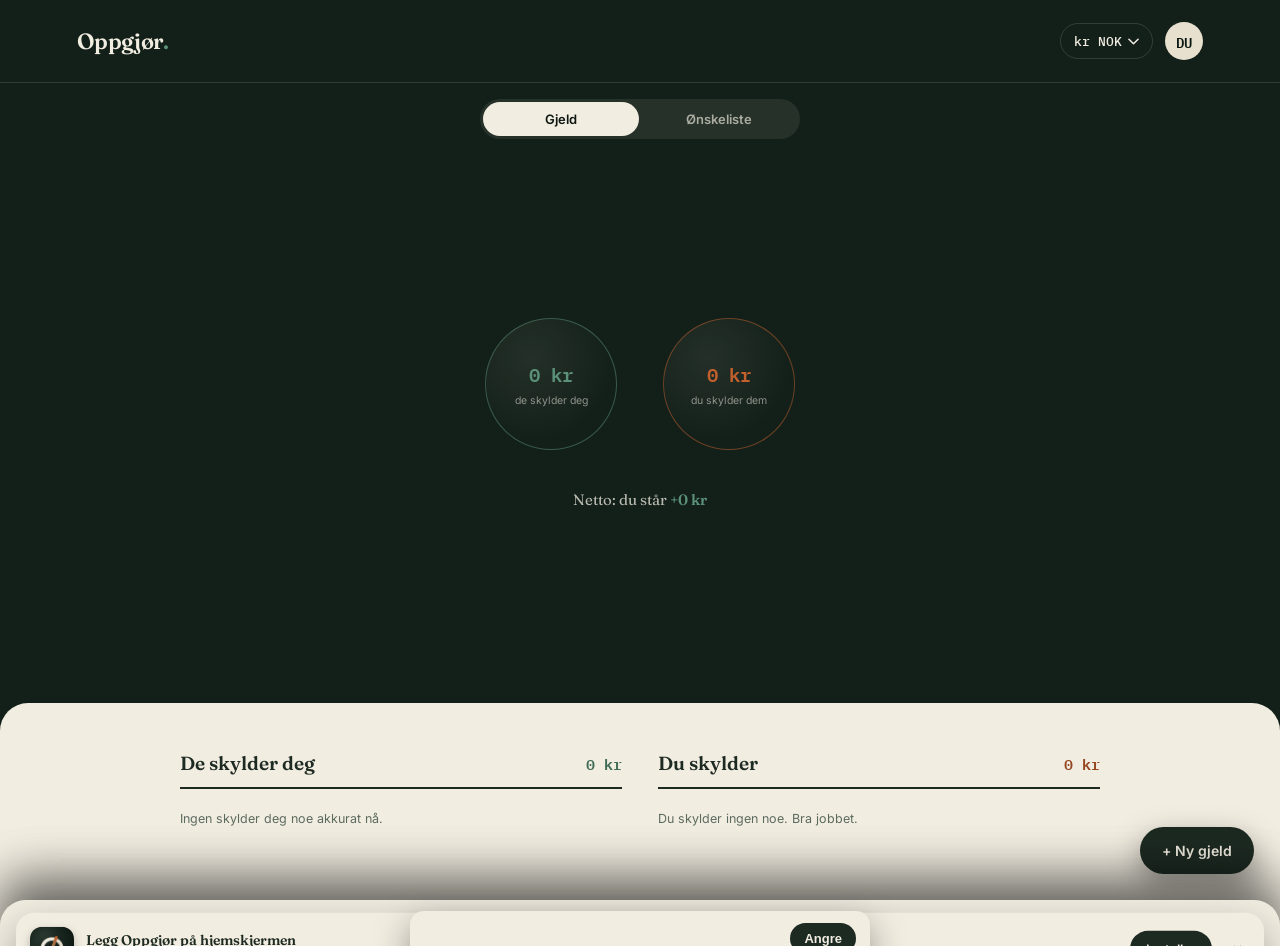
<file: web/index.html>
<!DOCTYPE html>
<html lang="no">
<head>
<meta charset="UTF-8">
<meta name="viewport" content="width=device-width, initial-scale=1.0, viewport-fit=cover">
<title>Oppgjør</title>
<meta name="description" content="Hold styr på hvem som skylder deg, og hvem du skylder.">

<meta name="theme-color" content="#132019">
<link rel="icon" href="icons/icon-192.png">
<link rel="apple-touch-icon" href="icons/icon-180.png">
<meta name="apple-mobile-web-app-capable" content="yes">
<meta name="apple-mobile-web-app-status-bar-style" content="black-translucent">
<meta name="apple-mobile-web-app-title" content="Oppgjør">

<link rel="stylesheet" href="fonts.css">
<link rel="stylesheet" href="style.css">
</head>
<body>

  <header class="topbar">
    <div class="logo">Oppgjør<span>.</span></div>
    <div class="topbar-right">
      <div class="currency-control">
        <button class="currency-btn" id="currencyBtn" aria-haspopup="listbox" aria-expanded="false">
          <span id="currencyBtnLabel">kr NOK</span>
          <svg viewBox="0 0 12 8" fill="none"><path d="M1 1.5L6 6.5L11 1.5" stroke="currentColor" stroke-width="1.6" stroke-linecap="round" stroke-linejoin="round"/></svg>
        </button>
        <div class="currency-menu" id="currencyMenu" role="listbox">
          <button class="currency-option" data-code="USD" role="option">
            <span class="cur-left"><span class="cur-symbol">$</span><span>Amerikanske dollar</span></span>
            <span class="cur-right"><span class="cur-code">USD</span><span class="cur-check">✓</span></span>
          </button>
          <button class="currency-option" data-code="AUD" role="option">
            <span class="cur-left"><span class="cur-symbol">A$</span><span>Australske dollar</span></span>
            <span class="cur-right"><span class="cur-code">AUD</span><span class="cur-check">✓</span></span>
          </button>
          <button class="currency-option" data-code="BRL" role="option">
            <span class="cur-left"><span class="cur-symbol">R$</span><span>Brasilianske real</span></span>
            <span class="cur-right"><span class="cur-code">BRL</span><span class="cur-check">✓</span></span>
          </button>
          <button class="currency-option" data-code="GBP" role="option">
            <span class="cur-left"><span class="cur-symbol">£</span><span>Britiske pund</span></span>
            <span class="cur-right"><span class="cur-code">GBP</span><span class="cur-check">✓</span></span>
          </button>
          <button class="currency-option" data-code="DKK" role="option">
            <span class="cur-left"><span class="cur-symbol">kr</span><span>Danske kroner</span></span>
            <span class="cur-right"><span class="cur-code">DKK</span><span class="cur-check">✓</span></span>
          </button>
          <button class="currency-option" data-code="EUR" role="option">
            <span class="cur-left"><span class="cur-symbol">€</span><span>Euro</span></span>
            <span class="cur-right"><span class="cur-code">EUR</span><span class="cur-check">✓</span></span>
          </button>
          <button class="currency-option" data-code="PHP" role="option">
            <span class="cur-left"><span class="cur-symbol">₱</span><span>Filippinske peso</span></span>
            <span class="cur-right"><span class="cur-code">PHP</span><span class="cur-check">✓</span></span>
          </button>
          <button class="currency-option" data-code="HKD" role="option">
            <span class="cur-left"><span class="cur-symbol">HK$</span><span>Hongkong-dollar</span></span>
            <span class="cur-right"><span class="cur-code">HKD</span><span class="cur-check">✓</span></span>
          </button>
          <button class="currency-option" data-code="INR" role="option">
            <span class="cur-left"><span class="cur-symbol">₹</span><span>Indiske rupi</span></span>
            <span class="cur-right"><span class="cur-code">INR</span><span class="cur-check">✓</span></span>
          </button>
          <button class="currency-option" data-code="IDR" role="option">
            <span class="cur-left"><span class="cur-symbol">Rp</span><span>Indonesiske rupiah</span></span>
            <span class="cur-right"><span class="cur-code">IDR</span><span class="cur-check">✓</span></span>
          </button>
          <button class="currency-option" data-code="ISK" role="option">
            <span class="cur-left"><span class="cur-symbol">kr</span><span>Islandske kroner</span></span>
            <span class="cur-right"><span class="cur-code">ISK</span><span class="cur-check">✓</span></span>
          </button>
          <button class="currency-option" data-code="ILS" role="option">
            <span class="cur-left"><span class="cur-symbol">₪</span><span>Israelske shekel</span></span>
            <span class="cur-right"><span class="cur-code">ILS</span><span class="cur-check">✓</span></span>
          </button>
          <button class="currency-option" data-code="JPY" role="option">
            <span class="cur-left"><span class="cur-symbol">¥</span><span>Japanske yen</span></span>
            <span class="cur-right"><span class="cur-code">JPY</span><span class="cur-check">✓</span></span>
          </button>
          <button class="currency-option" data-code="CAD" role="option">
            <span class="cur-left"><span class="cur-symbol">C$</span><span>Kanadiske dollar</span></span>
            <span class="cur-right"><span class="cur-code">CAD</span><span class="cur-check">✓</span></span>
          </button>
          <button class="currency-option" data-code="CNY" role="option">
            <span class="cur-left"><span class="cur-symbol">¥</span><span>Kinesiske yuan</span></span>
            <span class="cur-right"><span class="cur-code">CNY</span><span class="cur-check">✓</span></span>
          </button>
          <button class="currency-option" data-code="MYR" role="option">
            <span class="cur-left"><span class="cur-symbol">RM</span><span>Malaysiske ringgit</span></span>
            <span class="cur-right"><span class="cur-code">MYR</span><span class="cur-check">✓</span></span>
          </button>
          <button class="currency-option" data-code="MXN" role="option">
            <span class="cur-left"><span class="cur-symbol">MX$</span><span>Meksikanske peso</span></span>
            <span class="cur-right"><span class="cur-code">MXN</span><span class="cur-check">✓</span></span>
          </button>
          <button class="currency-option" data-code="NZD" role="option">
            <span class="cur-left"><span class="cur-symbol">NZ$</span><span>New Zealand-dollar</span></span>
            <span class="cur-right"><span class="cur-code">NZD</span><span class="cur-check">✓</span></span>
          </button>
          <button class="currency-option selected" data-code="NOK" role="option">
            <span class="cur-left"><span class="cur-symbol">kr</span><span>Norske kroner</span></span>
            <span class="cur-right"><span class="cur-code">NOK</span><span class="cur-check">✓</span></span>
          </button>
          <button class="currency-option" data-code="PLN" role="option">
            <span class="cur-left"><span class="cur-symbol">zł</span><span>Polske zloty</span></span>
            <span class="cur-right"><span class="cur-code">PLN</span><span class="cur-check">✓</span></span>
          </button>
          <button class="currency-option" data-code="RON" role="option">
            <span class="cur-left"><span class="cur-symbol">lei</span><span>Rumenske leu</span></span>
            <span class="cur-right"><span class="cur-code">RON</span><span class="cur-check">✓</span></span>
          </button>
          <button class="currency-option" data-code="RUB" role="option">
            <span class="cur-left"><span class="cur-symbol">₽</span><span>Russiske rubler</span></span>
            <span class="cur-right"><span class="cur-code">RUB</span><span class="cur-check">✓</span></span>
          </button>
          <button class="currency-option" data-code="SGD" role="option">
            <span class="cur-left"><span class="cur-symbol">S$</span><span>Singapore-dollar</span></span>
            <span class="cur-right"><span class="cur-code">SGD</span><span class="cur-check">✓</span></span>
          </button>
          <button class="currency-option" data-code="CHF" role="option">
            <span class="cur-left"><span class="cur-symbol">CHF</span><span>Sveitsiske franc</span></span>
            <span class="cur-right"><span class="cur-code">CHF</span><span class="cur-check">✓</span></span>
          </button>
          <button class="currency-option" data-code="SEK" role="option">
            <span class="cur-left"><span class="cur-symbol">kr</span><span>Svenske kroner</span></span>
            <span class="cur-right"><span class="cur-code">SEK</span><span class="cur-check">✓</span></span>
          </button>
          <button class="currency-option" data-code="ZAR" role="option">
            <span class="cur-left"><span class="cur-symbol">R</span><span>Sørafrikanske rand</span></span>
            <span class="cur-right"><span class="cur-code">ZAR</span><span class="cur-check">✓</span></span>
          </button>
          <button class="currency-option" data-code="KRW" role="option">
            <span class="cur-left"><span class="cur-symbol">₩</span><span>Sørkoreanske won</span></span>
            <span class="cur-right"><span class="cur-code">KRW</span><span class="cur-check">✓</span></span>
          </button>
          <button class="currency-option" data-code="THB" role="option">
            <span class="cur-left"><span class="cur-symbol">฿</span><span>Thailandske baht</span></span>
            <span class="cur-right"><span class="cur-code">THB</span><span class="cur-check">✓</span></span>
          </button>
          <button class="currency-option" data-code="CZK" role="option">
            <span class="cur-left"><span class="cur-symbol">Kč</span><span>Tsjekkiske koruna</span></span>
            <span class="cur-right"><span class="cur-code">CZK</span><span class="cur-check">✓</span></span>
          </button>
          <button class="currency-option" data-code="TRY" role="option">
            <span class="cur-left"><span class="cur-symbol">₺</span><span>Tyrkiske lira</span></span>
            <span class="cur-right"><span class="cur-code">TRY</span><span class="cur-check">✓</span></span>
          </button>
          <button class="currency-option" data-code="HUF" role="option">
            <span class="cur-left"><span class="cur-symbol">Ft</span><span>Ungarske forint</span></span>
            <span class="cur-right"><span class="cur-code">HUF</span><span class="cur-check">✓</span></span>
          </button>
          <button class="currency-option" data-code="VND" role="option">
            <span class="cur-left"><span class="cur-symbol">₫</span><span>Vietnamesiske dong</span></span>
            <span class="cur-right"><span class="cur-code">VND</span><span class="cur-check">✓</span></span>
          </button>
        </div>
      </div>
      <div class="avatar-me">DU</div>
    </div>
  </header>

  <nav class="subnav" aria-label="Sider">
    <a class="tab active" href="index.html" aria-current="page">Gjeld</a>
    <a class="tab" href="onskeliste.html">Ønskeliste</a>
  </nav>

  <section class="hero">
    <div class="bubbles-wrap">
      <div class="pan left">
        <div class="pan-dish">
          <div class="pan-amount" data-fit id="creditBubble" data-amount="0">0 kr</div>
          <div class="pan-label">de skylder deg</div>
        </div>
      </div>
      <div class="pan right">
        <div class="pan-dish">
          <div class="pan-amount" data-fit id="debitBubble" data-amount="0">0 kr</div>
          <div class="pan-label">du skylder dem</div>
        </div>
      </div>
    </div>

    <p class="net-readout">Netto: du står <b id="netAmount" data-net-amount="0">+0 kr</b></p>
    <div class="payoff-card" id="payoffCard" hidden>
      <div class="payoff-label">Ferdig betalt</div>
      <div class="payoff-main" id="payoffMain" data-fit></div>
      <div class="payoff-sub" id="payoffSub"></div>
    </div>

  </section>

  <section class="ledger">
    <div class="columns">

      <div>
        <div class="col-head">
          <div class="col-title">De skylder deg</div>
          <div class="col-total credit" data-fit id="creditTotal" data-amount="0">0 kr</div>
        </div>
        <div id="creditList"></div>
      </div>

      <div>
        <div class="col-head">
          <div class="col-title">Du skylder</div>
          <div class="col-total debit" data-fit id="debitTotal" data-amount="0">0 kr</div>
        </div>
        <div id="debitList"></div>
      </div>

    </div>
  </section>

  <button class="fab" id="fabOpen">+ Ny gjeld</button>

  <div class="overlay" id="overlay"></div>

  <div class="sheet" id="sheet" role="dialog" aria-modal="true" aria-labelledby="sheetTitle">
    <div class="sheet-handle-zone" id="dragZone">
      <div class="sheet-handle"></div>
    </div>
    <div class="sheet-body">
      <div class="sheet-title" id="sheetTitle">Registrer ny gjeld</div>

      <div class="sheet-breakdown" id="sheetBreakdown"></div>

      <div class="toggle" id="toggle">
        <div class="toggle-slider" id="toggleSlider"></div>
        <button type="button" class="active" id="btnDebit">Du skylder</button>
        <button type="button" id="btnCredit">Skylder deg</button>
      </div>

      <div class="field">
        <label for="fName">Person</label>
        <input type="text" id="fName" placeholder="F.eks. Kari Nordmann">
      </div>

      <div class="field amount-field main-amount">
        <label for="fAmount">Beløp</label>
        <input type="text" id="fAmount" placeholder="0" inputmode="decimal">
        <span class="amount-suffix" id="amountSuffix">kr</span>
      </div>

      <div class="field">
        <label for="fDesc">Hva gjelder det</label>
        <input type="text" id="fDesc" placeholder="F.eks. Middag lørdag">
      </div>

      <button type="button" class="adv-toggle" id="advToggle" aria-expanded="false">
        <span>Avdrag og renter</span><span class="adv-sum" id="advSum">Av</span>
      </button>
      <div class="adv" id="adv" hidden>
        <div class="field">
          <label>Rente</label>
          <div class="seg" id="fRateType">
            <button type="button" data-v="none" class="on">Ingen</button>
            <button type="button" data-v="yearly">Årlig</button>
            <button type="button" data-v="daily">Løpende</button>
          </div>
          <div class="adv-hint" id="rateHint">Ingen rente legges på.</div>
        </div>
        <div class="field amount-field" id="rateField" hidden>
          <label for="fRate">Rente per år</label>
          <input type="text" id="fRate" placeholder="0" inputmode="decimal">
          <span class="amount-suffix">%</span>
        </div>
        <label class="check"><input type="checkbox" id="fAuto"><span>Autotrekk hver måned</span></label>
        <div id="autoFields" hidden>
          <div class="two">
            <div class="field amount-field">
              <label for="fAutoAmt">Beløp per måned</label>
              <input type="text" id="fAutoAmt" placeholder="0" inputmode="decimal">
              <span class="amount-suffix" id="autoSuffix">kr</span>
            </div>
            <div class="field">
              <label for="fAutoDom">Dag i måneden</label>
              <input type="text" id="fAutoDom" value="1" inputmode="numeric">
            </div>
          </div>
        </div>
      </div>

      <button class="sheet-submit" id="sheetSubmit">Legg til</button>
    </div>
  </div>

  <div class="overlay detail-overlay" id="detailOverlay"></div>
  <div class="sheet detail-sheet" id="detail" role="dialog" aria-modal="true" aria-label="Detaljer">
    <div class="sheet-handle-zone" id="detailDrag"><div class="sheet-handle"></div></div>
    <div class="sheet-body" id="detailBody"></div>
  </div>
  <div class="toast" id="toast" role="status"><span id="toastText"></span><button type="button" id="toastUndo">Angre</button></div>

  <div class="install-banner" id="installBanner">
    <div class="install-icon"><img src="icons/icon-192.png" alt=""></div>
    <div class="install-text">
      <div class="install-title">Legg Oppgjør på hjemskjermen</div>
      <div class="install-sub" id="installSub">Bruk appen som en vanlig app, også uten nett.</div>
    </div>
    <button class="install-btn" id="installBtn">Installer</button>
    <button class="install-dismiss" id="installDismiss" aria-label="Lukk">✕</button>
  </div>

  <script src="loan.js"></script>
  <script src="app.js"></script>
  <script src="detail.js"></script>
</body>
</html>
</file>
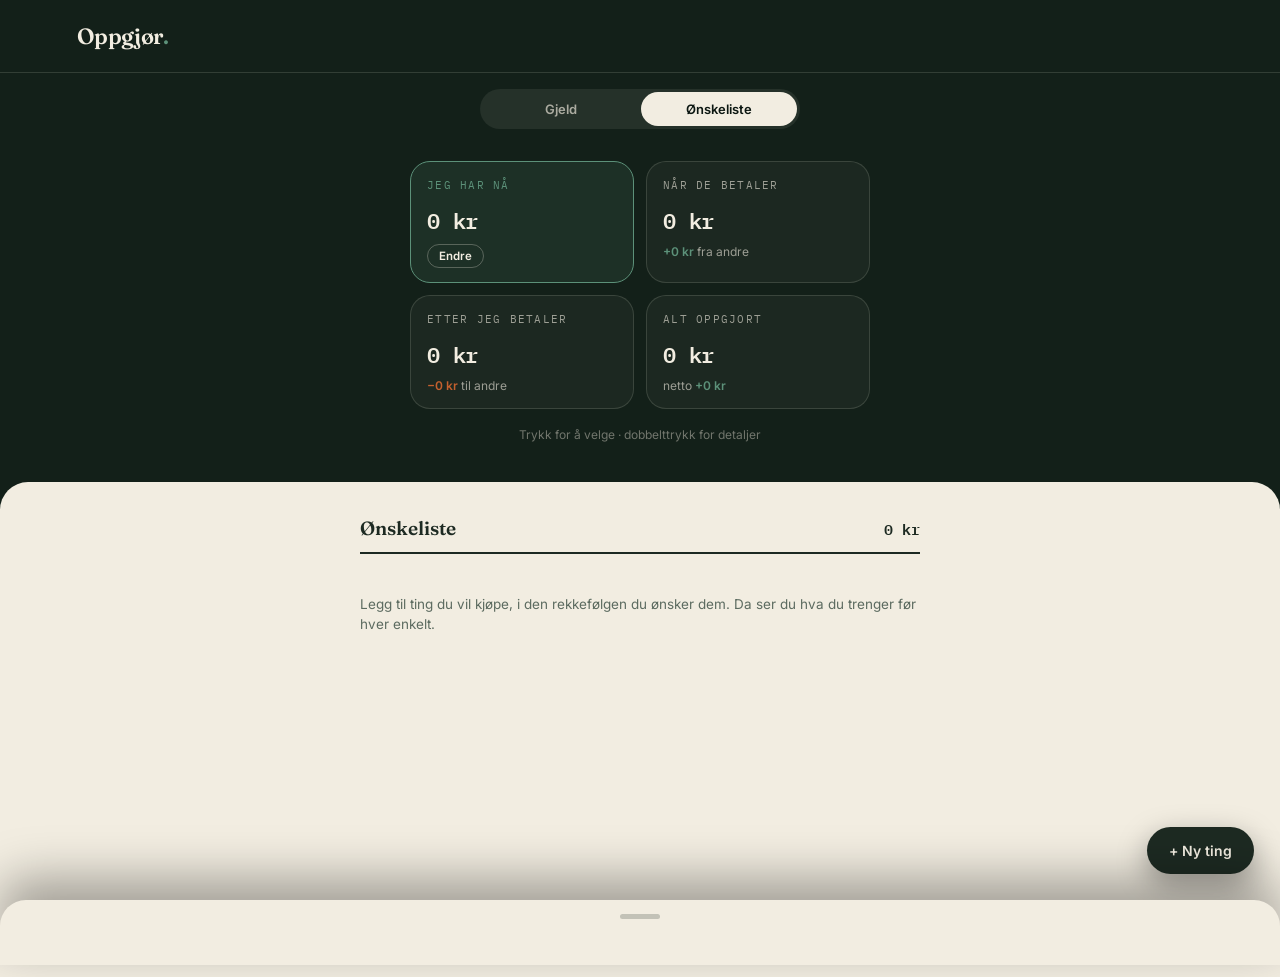
<file: web/onskeliste.html>
<!DOCTYPE html>
<html lang="no">
<head>
<meta charset="UTF-8">
<meta name="viewport" content="width=device-width, initial-scale=1.0, viewport-fit=cover">
<title>Oppgjør · Ønskeliste</title>
<meta name="description" content="Planlegg hva du vil kjøpe, og se hva pengene rekker til.">

<meta name="theme-color" content="#132019">
<link rel="icon" href="icons/icon-192.png">
<link rel="apple-touch-icon" href="icons/icon-180.png">
<meta name="apple-mobile-web-app-capable" content="yes">
<meta name="apple-mobile-web-app-status-bar-style" content="black-translucent">
<meta name="apple-mobile-web-app-title" content="Oppgjør">

<link rel="stylesheet" href="fonts.css">
<link rel="stylesheet" href="onskeliste.css">
</head>
<body>

  <header class="topbar">
    <div class="logo">Oppgjør<span>.</span></div>
  </header>

  <nav class="subnav" aria-label="Sider">
    <a class="tab" href="index.html">Gjeld</a>
    <a class="tab active" href="onskeliste.html" aria-current="page">Ønskeliste</a>
  </nav>

  <section class="hero">
    <div class="boxes">
      <div class="box" data-scenario="cash" role="button" tabindex="0" aria-pressed="false">
        <div class="box-label">Jeg har nå</div>
        <div class="box-amount" data-fit>0 kr</div>
        <div class="box-sub"><button type="button" class="box-edit" id="cashEdit">Endre</button></div>
      </div>
      <div class="box" data-scenario="credit" role="button" tabindex="0" aria-pressed="false">
        <div class="box-label">Når de betaler</div>
        <div class="box-amount" data-fit>0 kr</div>
        <div class="box-sub"></div>
      </div>
      <div class="box" data-scenario="debit" role="button" tabindex="0" aria-pressed="false">
        <div class="box-label">Etter jeg betaler</div>
        <div class="box-amount" data-fit>0 kr</div>
        <div class="box-sub"></div>
      </div>
      <div class="box" data-scenario="all" role="button" tabindex="0" aria-pressed="false">
        <div class="box-label">Alt oppgjort</div>
        <div class="box-amount" data-fit>0 kr</div>
        <div class="box-sub"></div>
      </div>
    </div>
    <p class="hint">Trykk for å velge · dobbelttrykk for detaljer</p>
  </section>

  <section class="ledger">
    <div class="ledger-inner">
      <div class="col-head">
        <div class="col-title">Ønskeliste</div>
        <div class="col-total" data-fit id="listTotal">0 kr</div>
      </div>
      <div class="caption" id="caption"></div>
      <div id="wishList"></div>
    </div>
  </section>

  <button class="fab" id="fabAdd">+ Ny ting</button>

  <div class="overlay" id="overlay"></div>
  <div class="sheet" id="sheet" role="dialog" aria-modal="true">
    <div class="sheet-handle-zone" id="dragZone"><div class="sheet-handle"></div></div>
    <div class="sheet-body" id="sheetBody"></div>
  </div>

  <script src="loan.js"></script>
  <script src="onskeliste.js"></script>
</body>
</html>
</file>
<file: web/fonts.css>
/* Lokale skrifter, slik at appen ser lik ut uten nett. */
@font-face{font-family:'Fraunces';font-style:normal;font-weight:400;font-display:swap;src:url('fonts/fraunces-latin-400-normal.woff2') format('woff2');}
@font-face{font-family:'Fraunces';font-style:normal;font-weight:500;font-display:swap;src:url('fonts/fraunces-latin-500-normal.woff2') format('woff2');}
@font-face{font-family:'Fraunces';font-style:normal;font-weight:600;font-display:swap;src:url('fonts/fraunces-latin-600-normal.woff2') format('woff2');}
@font-face{font-family:'Fraunces';font-style:normal;font-weight:700;font-display:swap;src:url('fonts/fraunces-latin-700-normal.woff2') format('woff2');}
@font-face{font-family:'Inter';font-style:normal;font-weight:400;font-display:swap;src:url('fonts/inter-latin-400-normal.woff2') format('woff2');}
@font-face{font-family:'Inter';font-style:normal;font-weight:500;font-display:swap;src:url('fonts/inter-latin-500-normal.woff2') format('woff2');}
@font-face{font-family:'Inter';font-style:normal;font-weight:600;font-display:swap;src:url('fonts/inter-latin-600-normal.woff2') format('woff2');}
@font-face{font-family:'IBM Plex Mono';font-style:normal;font-weight:400;font-display:swap;src:url('fonts/ibm-plex-mono-latin-400-normal.woff2') format('woff2');}
@font-face{font-family:'IBM Plex Mono';font-style:normal;font-weight:500;font-display:swap;src:url('fonts/ibm-plex-mono-latin-500-normal.woff2') format('woff2');}
@font-face{font-family:'IBM Plex Mono';font-style:normal;font-weight:600;font-display:swap;src:url('fonts/ibm-plex-mono-latin-600-normal.woff2') format('woff2');}
</file>
<file: web/style.css>
:root{
    --pine:#132019;
    --pine-deep:#0C1712;
    --paper:#F2EDE1;
    --paper-dim:#E7E0CE;
    --moss:#5C9179;
    --moss-deep:#3E6B56;
    --rust:#C4602E;
    --rust-deep:#94461F;
    --ink:#1D2A22;
    --ink-soft:#5C6B60;
    --line: rgba(242,237,225,0.14);
  }

  *{box-sizing:border-box;}
  html{scroll-behavior:smooth;}
  body{
    margin:0;
    background:var(--pine);
    color:var(--paper);
    font-family:'Inter',sans-serif;
    -webkit-font-smoothing:antialiased;
  }

  /* ---------- top bar ---------- */
  .topbar{
    display:flex;
    justify-content:space-between;
    align-items:center;
    padding:22px 6vw;
    border-bottom:1px solid var(--line);
  }
  .topbar-right{
    display:flex;
    align-items:center;
    gap:12px;
  }
  .logo{
    font-family:'Fraunces',serif;
    font-weight:600;
    font-size:22px;
    letter-spacing:-0.02em;
  }
  .logo span{ color:var(--moss); }
  .avatar-me{
    width:38px;height:38px;border-radius:50%;
    background:var(--paper-dim);
    color:var(--pine-deep);
    display:flex;align-items:center;justify-content:center;
    font-family:'IBM Plex Mono',monospace;
    font-weight:600;font-size:14px;
  }

  /* ---------- valutavelger ---------- */
  .currency-control{
    position:relative;
  }
  .currency-btn{
    display:flex;
    align-items:center;
    gap:6px;
    background:transparent;
    border:1px solid var(--line);
    color:var(--paper);
    padding:9px 13px;
    border-radius:999px;
    font-family:'IBM Plex Mono',monospace;
    font-size:12.5px;
    font-weight:500;
    cursor:pointer;
    transition:border-color .2s ease, background .2s ease;
  }
  .currency-btn:hover{ border-color:rgba(242,237,225,0.35); }
  .currency-btn svg{
    width:11px; height:11px;
    transition:transform .25s ease;
  }
  .currency-btn.open svg{ transform:rotate(180deg); }

  .currency-menu{
    position:absolute;
    top:calc(100% + 10px);
    right:0;
    min-width:220px;
    max-height:320px;
    overflow-y:auto;
    background:var(--paper);
    border-radius:14px;
    box-shadow:0 16px 40px rgba(0,0,0,0.35);
    padding:6px;
    z-index:60;
    opacity:0;
    transform:translateY(-6px);
    pointer-events:none;
    transition:opacity .18s ease, transform .18s ease;
  }
  .currency-menu.open{
    opacity:1;
    transform:translateY(0);
    pointer-events:auto;
  }
  .currency-option{
    display:flex;
    align-items:center;
    justify-content:space-between;
    width:100%;
    border:none;
    background:transparent;
    color:var(--ink);
    padding:10px 12px;
    border-radius:10px;
    font-family:'Inter',sans-serif;
    font-size:13.5px;
    cursor:pointer;
    text-align:left;
  }
  .currency-option:hover{ background:var(--paper-dim); }
  .cur-left{ display:flex; align-items:center; gap:10px; }
  .cur-symbol{
    font-family:'IBM Plex Mono',monospace;
    font-weight:600;
    width:20px;
    color:var(--ink-soft);
  }
  .cur-check{
    color:var(--moss-deep);
    font-weight:700;
    opacity:0;
  }
  .currency-option.selected .cur-check{ opacity:1; }
  .currency-option.selected .cur-symbol{ color:var(--ink); }
  .cur-right{ display:flex; align-items:center; gap:10px; flex-shrink:0; }
  .cur-code{
    font-family:'IBM Plex Mono',monospace;
    font-size:10.5px;
    color:var(--ink-soft);
    letter-spacing:0.03em;
  }

  /* ---------- hero / vektskål ---------- */
  .hero{
    padding:14vw 6vw 6vw;
    text-align:center;
    position:relative;
  }
  .bubbles-wrap{
    max-width:420px;
    margin:0 auto;
    display:flex;
    justify-content:center;
    gap:28px;
  }
  .pan{
    width:150px;
    text-align:center;
  }
  .pan-dish{
    width:132px;height:132px;
    border-radius:50%;
    border:1px solid var(--line);
    background:radial-gradient(circle at 35% 30%, rgba(242,237,225,0.08), transparent 70%);
    display:flex;
    flex-direction:column;
    align-items:center;
    justify-content:center;
    margin:0 auto;
  }
  .pan.left .pan-dish{ border-color:rgba(92,145,121,0.5); }
  .pan.right .pan-dish{ border-color:rgba(196,96,46,0.5); }
  .pan-amount{
    font-family:'IBM Plex Mono',monospace;
    font-weight:600;
    font-size:19px;
  }
  .pan.left .pan-amount{ color:var(--moss); }
  .pan.right .pan-amount{ color:var(--rust); }
  .pan-label{
    font-size:10.5px;
    color:rgba(242,237,225,0.55);
    margin-top:4px;
    max-width:88px;
    line-height:1.3;
  }

  .net-readout{
    margin-top:56px;
    font-family:'Fraunces',serif;
    font-size:15px;
    color:rgba(242,237,225,0.75);
  }
  .net-readout b{
    color:var(--moss);
    font-weight:600;
  }

  /* ---------- ledger section ---------- */
  .ledger{
    background:var(--paper);
    color:var(--ink);
    border-radius:28px 28px 0 0;
    padding:48px 6vw 120px;
    margin-top:8vw;
  }
  .columns{
    display:grid;
    grid-template-columns:1fr 1fr;
    gap:36px;
    max-width:920px;
    margin:0 auto;
  }
  @media (max-width:720px){
    .columns{ grid-template-columns:1fr; gap:44px; }
  }

  .col-head{
    display:flex;
    justify-content:space-between;
    align-items:baseline;
    border-bottom:2px solid var(--ink);
    padding-bottom:10px;
    margin-bottom:6px;
  }
  .col-title{
    font-family:'Fraunces',serif;
    font-weight:600;
    font-size:19px;
  }
  .col-total{
    font-family:'IBM Plex Mono',monospace;
    font-weight:600;
    font-size:15px;
  }
  .col-total.credit{ color:var(--moss-deep); }
  .col-total.debit{ color:var(--rust-deep); }

  .entry-wrap{
    position:relative;
    overflow:hidden;
    border-bottom:1px solid rgba(29,42,34,0.12);
  }
  .entry-wrap:last-child{ border-bottom:none; }

  .entry-delete-bg{
    position:absolute;
    inset:0;
    display:flex;
    align-items:stretch;
    justify-content:flex-end;
  }
  .entry-delete-btn{
    width:84px;
    border:none;
    background:var(--rust-deep);
    color:var(--paper);
    font-family:'Inter',sans-serif;
    font-weight:600;
    font-size:13px;
    cursor:pointer;
  }

  .entry{
    position:relative;
    display:flex;
    align-items:center;
    gap:14px;
    padding:17px 4px;
    background:var(--paper);
    transform:translateX(0px);
    transition:transform .25s ease, background-color .15s ease;
    touch-action:pan-y;
    user-select:none;
    cursor:pointer;
  }
  .entry:active{ background:var(--paper-dim); }
  .entry-avatar{
    flex-shrink:0;
    width:42px;height:42px;
    border-radius:50%;
    display:flex;align-items:center;justify-content:center;
    font-family:'IBM Plex Mono',monospace;
    font-weight:600;
    font-size:13px;
    color:var(--paper);
  }
  .credit .entry-avatar{ background:var(--moss); }
  .debit .entry-avatar{ background:var(--rust); }

  .entry-body{ flex:1; min-width:0; }
  .entry-name{ font-weight:600; font-size:14.5px; }
  .entry-meta{
    font-size:12.5px;
    color:var(--ink-soft);
    margin-top:1px;
    white-space:nowrap;
    overflow:hidden;
    text-overflow:ellipsis;
  }
  .entry-amount{
    font-family:'IBM Plex Mono',monospace;
    font-weight:600;
    font-size:15px;
    flex-shrink:0;
  }
  .credit .entry-amount{ color:var(--moss-deep); }
  .debit .entry-amount{ color:var(--rust-deep); }


  /* ---------- fab ---------- */
  .fab{
    position:fixed;
    bottom:26px; right:26px;
    background:var(--ink);
    color:var(--paper);
    border:none;
    padding:15px 22px;
    border-radius:999px;
    font-family:'Inter',sans-serif;
    font-weight:600;
    font-size:14px;
    display:flex;
    align-items:center;
    gap:8px;
    cursor:pointer;
    box-shadow:0 10px 30px rgba(0,0,0,0.35);
    transition:transform .2s ease;
  }
  .fab:hover{ transform:translateY(-2px); }
  .fab:focus-visible, a:focus-visible, button:focus-visible{
    outline:2px solid var(--moss);
    outline-offset:2px;
  }

  @media (prefers-reduced-motion:reduce){
    .fab{ transition:none; }
  }

  /* ---------- popup: ny gjeld ---------- */
  .overlay{
    position:fixed; inset:0;
    background:rgba(12,23,18,0.55);
    backdrop-filter:blur(2px);
    opacity:0;
    pointer-events:none;
    transition:opacity .3s ease;
    z-index:40;
  }
  .overlay.open{
    opacity:1;
    pointer-events:auto;
  }

  .sheet{
    position:fixed;
    left:0; right:0; bottom:0;
    max-height:calc(100dvh - 92px);
    background:var(--paper);
    color:var(--ink);
    border-radius:26px 26px 0 0;
    box-shadow:0 -20px 50px rgba(0,0,0,0.35);
    transform:translateY(100%);
    transition:transform .38s cubic-bezier(.32,.72,0,1);
    z-index:50;
    display:flex;
    flex-direction:column;
    touch-action:none;
  }
  .sheet.open{ transform:translateY(0); }
  .sheet.dragging{ transition:none; }

  .sheet-handle-zone{
    padding:14px 0 6px;
    display:flex;
    justify-content:center;
    cursor:grab;
    flex-shrink:0;
  }
  .sheet-handle{
    width:40px; height:5px;
    border-radius:3px;
    background:rgba(29,42,34,0.22);
  }

  .sheet-body{
    padding:6px 6vw 32px;
    overflow-y:auto;
  }
  .sheet-title{
    font-family:'Fraunces',serif;
    font-weight:600;
    font-size:22px;
    margin:6px 0 22px;
  }

  .sheet-breakdown{
    margin:-8px 0 22px;
  }
  .sheet-breakdown:empty{ margin:0; }
  .breakdown-label{
    font-size:11px;
    font-weight:600;
    text-transform:uppercase;
    letter-spacing:0.06em;
    color:var(--ink-soft);
    margin-bottom:8px;
  }
  .breakdown-list{
    max-height:180px;
    overflow-y:auto;
    border:1px solid rgba(29,42,34,0.12);
    border-radius:14px;
  }
  .breakdown-row{
    display:flex;
    align-items:center;
    gap:10px;
    padding:11px 14px;
    border-bottom:1px solid rgba(29,42,34,0.1);
  }
  .breakdown-row:last-child{ border-bottom:none; }
  .breakdown-info{ flex:1; min-width:0; }
  .breakdown-desc{
    font-size:13.5px;
    font-weight:600;
    white-space:nowrap;
    overflow:hidden;
    text-overflow:ellipsis;
  }
  .breakdown-date{
    font-size:11.5px;
    color:var(--ink-soft);
    margin-top:1px;
  }
  .breakdown-amount{
    font-family:'IBM Plex Mono',monospace;
    font-weight:600;
    font-size:13.5px;
    flex-shrink:0;
  }
  .breakdown-delete{
    flex-shrink:0;
    width:22px; height:22px;
    border-radius:50%;
    border:none;
    background:transparent;
    color:var(--ink-soft);
    font-size:15px;
    line-height:1;
    cursor:pointer;
  }
  .breakdown-delete:hover{ background:var(--paper-dim); color:var(--rust-deep); }

  .toggle{
    position:relative;
    display:flex;
    background:var(--paper-dim);
    border-radius:999px;
    padding:4px;
    gap:4px;
    margin-bottom:24px;
    touch-action:pan-y;
    user-select:none;
  }
  .toggle-slider{
    position:absolute;
    top:4px; left:4px;
    width:calc(50% - 4px);
    height:calc(100% - 8px);
    border-radius:999px;
    background:var(--rust);
    transform:translateX(0%);
    transition:transform .32s cubic-bezier(.34,1.56,.64,1), background .32s ease;
    z-index:0;
  }
  .toggle button{
    position:relative;
    z-index:1;
    flex:1;
    border:none;
    background:transparent;
    padding:11px 0;
    border-radius:999px;
    font-family:'Inter',sans-serif;
    font-weight:600;
    font-size:13.5px;
    color:var(--ink-soft);
    cursor:pointer;
    transition:color .25s ease;
    pointer-events:none;
  }
  .toggle button.active{ color:var(--paper); }

  .field{ margin-bottom:18px; }
  .field label{
    display:block;
    font-size:12px;
    font-weight:600;
    text-transform:uppercase;
    letter-spacing:0.06em;
    color:var(--ink-soft);
    margin-bottom:7px;
  }
  .field input{
    width:100%;
    border:1px solid rgba(29,42,34,0.18);
    background:#fff;
    border-radius:12px;
    padding:13px 14px;
    font-family:'Inter',sans-serif;
    font-size:15px;
    color:var(--ink);
  }
  .field input:focus-visible{
    outline:2px solid var(--moss);
    outline-offset:1px;
  }
  .field input:read-only{
    background:var(--paper-dim);
    color:var(--ink-soft);
    cursor:default;
  }
  .toggle.locked{
    opacity:0.6;
    pointer-events:none;
  }
  .amount-field{ position:relative; }
  .amount-field input{ padding-right:46px; font-family:'IBM Plex Mono',monospace; }
  .amount-field input::-webkit-outer-spin-button,
  .amount-field input::-webkit-inner-spin-button{
    -webkit-appearance:none;
    margin:0;
  }
  .amount-field input[type=number]{ -moz-appearance:textfield; }
  .amount-suffix{
    position:absolute;
    right:16px;
    bottom:13px;
    color:var(--ink-soft);
    font-family:'IBM Plex Mono',monospace;
    font-size:14px;
    pointer-events:none;
  }

  .sheet-submit{
    width:100%;
    border:none;
    background:var(--ink);
    color:var(--paper);
    padding:16px 0;
    border-radius:14px;
    font-family:'Inter',sans-serif;
    font-weight:600;
    font-size:15px;
    cursor:pointer;
    margin-top:6px;
  }

  /* ---------- install-banner (PWA) ---------- */
  .install-banner{
    position:fixed;
    left:16px; right:16px;
    bottom:16px;
    background:var(--paper);
    color:var(--ink);
    border-radius:18px;
    box-shadow:0 16px 40px rgba(0,0,0,0.35);
    padding:14px;
    display:flex;
    align-items:center;
    gap:12px;
    z-index:70;
    transform:translateY(140%);
    transition:transform .4s cubic-bezier(.32,.72,0,1);
  }
  .install-banner.show{ transform:translateY(0); }
  .install-icon{
    width:44px; height:44px;
    border-radius:12px;
    overflow:hidden;
    flex-shrink:0;
    box-shadow:0 4px 10px rgba(0,0,0,0.25);
  }
  .install-icon img{ width:100%; height:100%; display:block; }
  .install-text{ flex:1; min-width:0; }
  .install-title{
    font-family:'Fraunces',serif;
    font-weight:600;
    font-size:14px;
  }
  .install-sub{
    font-size:12px;
    color:var(--ink-soft);
    margin-top:2px;
    line-height:1.35;
  }
  .install-btn{
    flex-shrink:0;
    border:none;
    background:var(--ink);
    color:var(--paper);
    padding:10px 16px;
    border-radius:999px;
    font-family:'Inter',sans-serif;
    font-weight:600;
    font-size:13px;
    cursor:pointer;
  }
  .install-dismiss{
    flex-shrink:0;
    border:none;
    background:transparent;
    color:var(--ink-soft);
    width:26px; height:26px;
    border-radius:50%;
    font-size:13px;
    cursor:pointer;
  }
  .install-dismiss:hover{ background:var(--paper-dim); }

  @media (max-width:420px){
    .install-title{ font-size:13px; }
    .install-sub{ font-size:11.5px; }
    .install-btn{ padding:9px 13px; font-size:12.5px; }
  }

  /* ---------- entries: tom liste ---------- */
  .col-empty-hint{
    font-size:12.5px;
    color:var(--ink-soft);
    padding-top:16px;
  }

  /* ---------- fane-stripe (Gjeld / Ønskeliste) ---------- */
  .subnav{
    display:flex;
    gap:2px;
    padding:3px;
    margin:16px auto 0;
    width:min(320px, calc(100% - 12vw));
    border-radius:999px;
    background:rgba(242,237,225,0.08);
  }
  .tab{
    flex:1;
    text-align:center;
    padding:9px 0;
    border-radius:999px;
    font-family:'Inter',sans-serif;
    font-size:13px;
    font-weight:600;
    color:rgba(242,237,225,0.65);
    text-decoration:none;
  }
  .tab.active{
    background:var(--paper);
    color:var(--pine-deep);
  }

  /* ---------- avdrag og renter (skjema) ---------- */
  .adv-toggle{
    width:100%; display:flex; justify-content:space-between; align-items:center;
    background:transparent; border:1px dashed rgba(29,42,34,0.28); color:var(--ink);
    padding:13px 14px; border-radius:12px; margin:2px 0 14px;
    font-family:'Inter',sans-serif; font-weight:600; font-size:14px; cursor:pointer;
  }
  .adv-toggle.open{ border-style:solid; }
  .adv-sum{ font-family:'IBM Plex Mono',monospace; font-size:12.5px; color:var(--ink-soft); font-weight:500; }
  .adv[hidden], #autoFields[hidden], #rateField[hidden]{ display:none; }
  .adv{ margin-bottom:6px; }
  .adv-hint{ font-size:12px; color:var(--ink-soft); margin-top:7px; line-height:1.4; }
  .two{ display:grid; grid-template-columns:1fr 1fr; gap:10px; }
  .check{ display:flex; align-items:center; gap:10px; font-size:14px; font-weight:600; margin:2px 0 14px; cursor:pointer; }
  .check input{ width:20px; height:20px; accent-color:var(--ink); }

  .seg{ display:flex; background:var(--paper-dim); border-radius:12px; padding:3px; gap:2px; }
  .seg button{
    flex:1; border:none; background:transparent; color:var(--ink-soft);
    padding:10px 6px; border-radius:9px; font-family:'Inter',sans-serif;
    font-weight:600; font-size:13.5px; cursor:pointer; transition:background .2s,color .2s;
  }
  .seg button.on{ background:var(--ink); color:var(--paper); }
  .seg-sm button{ padding:8px 10px; font-size:12.5px; }

  /* ---------- liste: nedbetalt, åpne-knapp ---------- */
  .entry.paid{ opacity:.55; }
  .breakdown-open{
    flex:1; min-width:0; display:flex; align-items:center; gap:10px;
    background:transparent; border:none; padding:0; text-align:left; color:inherit; cursor:pointer;
    font:inherit;
  }
  .breakdown-amount small{ display:block; font-size:10.5px; font-weight:500; color:var(--ink-soft); text-align:right; }
  .breakdown-amount{ text-align:right; }
  .breakdown-list{ max-height:210px; }

  /* ---------- toast ---------- */
  .toast{
    position:fixed; left:16px; right:16px; bottom:22px; z-index:90;
    max-width:460px; margin:0 auto;
    background:var(--paper); color:var(--ink); border-radius:14px;
    padding:12px 14px 12px 16px; display:flex; align-items:center; gap:12px;
    box-shadow:0 14px 36px rgba(0,0,0,.4); font-size:13.5px; font-weight:500;
    transform:translateY(160%); transition:transform .35s cubic-bezier(.32,.72,0,1);
  }
  .toast.show{ transform:translateY(0); }
  .toast span{ flex:1; }
  .toast button{ border:none; background:var(--ink); color:var(--paper); padding:8px 14px; border-radius:999px; font-weight:600; font-size:13px; cursor:pointer; }

  /* ---------- detaljark ---------- */
  .detail-overlay{ z-index:55; }
  .detail-sheet{ z-index:60; touch-action:auto; max-height:calc(100dvh - 56px); }
  .detail-sheet .sheet-handle-zone{ touch-action:none; }
  .detail-sheet .sheet-body{ touch-action:pan-y; overscroll-behavior:contain; padding-bottom:40px; }
  .d-head{ margin:2px 0 14px; }
  .d-who{ font-size:13px; font-weight:600; color:var(--ink-soft); }
  .d-bal{ font-family:'Fraunces',serif; font-weight:600; font-size:38px; letter-spacing:-0.02em; line-height:1.1; margin-top:4px; }
  .d-head.credit .d-bal{ color:var(--moss-deep); }
  .d-head.debit .d-bal{ color:var(--rust-deep); }
  .d-sub{ font-size:12.5px; color:var(--ink-soft); margin-top:2px; }
  .d-chips{ display:flex; flex-wrap:wrap; gap:6px; margin-top:10px; }
  .d-chips:empty{ display:none; }
  .d-chips span{ background:var(--paper-dim); border-radius:999px; padding:5px 11px; font-size:12px; font-weight:600; }
  .d-stats{ display:grid; grid-template-columns:1fr 1fr; gap:10px; margin-bottom:16px; }
  .d-stats div, .r-grid div{ background:#fff; border:1px solid rgba(29,42,34,.1); border-radius:14px; padding:11px 13px; }
  .d-stats b, .r-grid b{ display:block; font-family:'IBM Plex Mono',monospace; font-size:15px; }
  .d-stats span, .r-grid span{ font-size:11.5px; color:var(--ink-soft); }
  .d-tabs{ margin-bottom:14px; }
  .d-empty{ font-size:13px; color:var(--ink-soft); padding:14px 4px; line-height:1.5; }
  .d-add{ width:100%; border:1px solid rgba(29,42,34,.22); background:#fff; border-radius:12px; padding:12px; font-weight:600; font-size:14px; cursor:pointer; margin-bottom:8px; color:var(--ink); font-family:'Inter',sans-serif; }

  .log-row{
    width:100%; display:flex; align-items:center; gap:10px; text-align:left;
    border:none; background:transparent; color:var(--ink); font:inherit;
    padding:11px 4px; border-bottom:1px solid rgba(29,42,34,.1); cursor:pointer;
  }
  .log-row.interest{ cursor:default; }
  .log-main{ flex:1; min-width:0; }
  .log-t{ font-size:14px; font-weight:600; display:flex; align-items:center; gap:7px; }
  .log-t i{ font-style:normal; font-size:10.5px; background:var(--paper-dim); color:var(--ink-soft); border-radius:999px; padding:2px 8px; font-weight:600; }
  .log-d{ font-size:12px; color:var(--ink-soft); margin-top:1px; }
  .log-a{ font-family:'IBM Plex Mono',monospace; font-weight:600; font-size:14px; flex-shrink:0; }
  .log-a.minus{ color:var(--moss-deep); }
  .log-a.plus{ color:var(--rust-deep); }
  .log-row.interest .log-t{ color:var(--ink-soft); font-weight:500; }
  .log-edit{ background:#fff; border:1px solid rgba(29,42,34,.16); border-radius:14px; padding:12px; margin:8px 0; }
  .log-edit .field{ margin-bottom:10px; }
  .log-edit input[type=date]{ min-height:46px; }
  .ed-btns, .c-actions{ display:flex; gap:8px; justify-content:flex-end; }
  .ed-btns button, .c-actions button{
    border:none; border-radius:11px; padding:12px 18px; font-weight:600; font-size:14px; cursor:pointer;
    font-family:'Inter',sans-serif;
  }
  .ed-save{ background:var(--ink); color:var(--paper); }
  .ed-save:disabled{ opacity:.4; cursor:default; }
  .ed-cancel{ background:var(--paper-dim); color:var(--ink); }
  .ed-del{ background:transparent; color:var(--rust-deep); margin-right:auto; }
  .c-actions{ margin-top:14px; }
  .c-actions button{ flex:1; }
  .c-off{ width:100%; margin-top:10px; background:transparent; border:none; color:var(--rust-deep); font-weight:600; font-size:13.5px; padding:10px; cursor:pointer; }
  .c-off[hidden]{ display:none; }

  /* ---------- beregner ---------- */
  .calc-result{ background:var(--ink); color:var(--paper); border-radius:18px; padding:16px; }
  .r-lab{ font-size:12px; opacity:.65; }
  .r-big{ font-family:'Fraunces',serif; font-weight:600; font-size:28px; letter-spacing:-0.01em; margin-top:2px; }
  .r-big.warn{ font-size:20px; color:#F0A57C; }
  .r-sub{ font-size:12.5px; opacity:.7; margin-top:3px; text-transform:capitalize; }
  .r-sub:first-child{ text-transform:none; }
  .r-grid{ display:grid; grid-template-columns:1fr 1fr; gap:8px; margin-top:14px; }
  .calc-result .r-grid div{ background:rgba(242,237,225,.09); border:none; }
  .calc-result .r-grid span{ color:rgba(242,237,225,.65); }
  .calc-chart{ margin-top:12px; }
  .calc-chart svg{ width:100%; height:140px; display:block; }
  .chart-ax{ display:flex; justify-content:space-between; font-size:11px; color:var(--ink-soft); text-transform:capitalize; }
  .calc-split{ margin-top:12px; }
  .split-bar{ display:flex; height:10px; border-radius:6px; overflow:hidden; background:var(--paper-dim); }
  .split-bar i{ background:var(--moss); display:block; }
  .split-bar i.int{ background:var(--rust); }
  .split-leg{ display:flex; justify-content:space-between; gap:8px; font-size:11.5px; margin-top:7px; color:var(--ink-soft); flex-wrap:wrap; }
  .split-leg u{ display:inline-block; width:8px; height:8px; border-radius:50%; background:var(--moss); margin-right:6px; text-decoration:none; }
  .split-leg u.int{ background:var(--rust); }
  .c-block{ margin-top:18px; padding-top:16px; border-top:1px solid rgba(29,42,34,.1); }
  .c-row{ display:flex; align-items:center; justify-content:space-between; gap:10px; margin-bottom:10px; }
  .c-lab{ font-size:13.5px; font-weight:600; }
  .stepper{ display:flex; align-items:center; gap:6px; }
  .stepper button{ width:40px; height:40px; border-radius:50%; border:none; background:var(--paper-dim); color:var(--ink); font-size:20px; font-weight:600; cursor:pointer; touch-action:manipulation; user-select:none; }
  .stepper .amount-field{ width:116px; position:relative; }
  .stepper input{ width:100%; border:1px solid rgba(29,42,34,.18); background:#fff; border-radius:11px; padding:10px 28px 10px 10px; font-family:'IBM Plex Mono',monospace; font-weight:600; font-size:15px; text-align:right; color:var(--ink); }
  .stepper .amount-suffix{ bottom:10px; right:10px; font-size:12px; }
  .stepper #cDom{ padding-right:10px; }
  input[type=range]{
    -webkit-appearance:none; appearance:none; width:100%; height:30px; background:transparent; touch-action:none; --p:0%;
  }
  input[type=range]::-webkit-slider-runnable-track{ height:6px; border-radius:3px; background:linear-gradient(to right,var(--ink) var(--p),var(--paper-dim) var(--p)); }
  input[type=range]::-moz-range-track{ height:6px; border-radius:3px; background:var(--paper-dim); }
  input[type=range]::-moz-range-progress{ height:6px; border-radius:3px; background:var(--ink); }
  input[type=range]::-webkit-slider-thumb{ -webkit-appearance:none; width:26px; height:26px; border-radius:50%; background:var(--paper); border:3px solid var(--ink); margin-top:-10px; box-shadow:0 2px 6px rgba(0,0,0,.25); }
  input[type=range]::-moz-range-thumb{ width:20px; height:20px; border-radius:50%; background:var(--paper); border:3px solid var(--ink); }
  .chips{ display:flex; gap:6px; flex-wrap:wrap; margin-top:6px; align-items:center; }
  .chips::before{ content:'Ferdig på'; font-size:12px; color:var(--ink-soft); margin-right:2px; }
  .chips button{ border:1px solid rgba(29,42,34,.2); background:#fff; border-radius:999px; padding:7px 13px; font-weight:600; font-size:13px; cursor:pointer; color:var(--ink); font-family:'Inter',sans-serif; }
  .chips button:active{ background:var(--paper-dim); }
  .calc-cmp{ margin-top:16px; background:#fff; border:1px solid rgba(29,42,34,.12); border-radius:12px; padding:11px 13px; font-size:13px; line-height:1.45; }
  .calc-cmp[hidden]{ display:none; }

  .breakdown-chev{ font-size:22px; color:var(--ink-soft); line-height:1; padding:0 2px; flex-shrink:0; }
  .breakdown-open{ padding:4px 0; min-height:40px; }

  .entry{ min-height:64px; } .entry *{ -webkit-user-select:none; user-select:none; -webkit-touch-callout:none; }

  .d-more{ margin-top:12px; border:none; background:transparent; color:var(--ink); font-weight:600; font-size:13.5px; padding:6px 0; text-decoration:underline; text-underline-offset:3px; cursor:pointer; font-family:'Inter',sans-serif; }
  /* beløpsfeltet i ny-gjeld-arket blir stående øverst mens resten scroller */
  #sheet .amount-field.main-amount{ position:sticky; top:-6px; z-index:3; background:var(--paper); padding:8px 0 6px; margin-bottom:6px; box-shadow:0 8px 8px -8px rgba(29,42,34,.18); }
  #sheet .amount-field.main-amount .amount-suffix{ bottom:19px; }

  /* ---------- ingen sidelengs scrolling, tall skal holde seg i feltet ---------- */
  html, body{ max-width:100%; overflow-x:hidden; -webkit-text-size-adjust:100%; }
  .columns{ grid-template-columns:minmax(0,1fr) minmax(0,1fr); }
  @media (max-width:720px){ .columns{ grid-template-columns:minmax(0,1fr); } }
  .columns > *, .ledger-inner, .entry, .entry-body{ min-width:0; }
  .col-head{ gap:10px; min-width:0; }
  .col-title{ white-space:nowrap; }
  .col-total{ min-width:0; flex:0 1 auto; overflow:hidden; white-space:nowrap; text-align:right; }
  .pan{ min-width:0; }
  .pan-amount{ max-width:116px; white-space:nowrap; overflow:hidden; text-align:center; }
  .entry-amount{ white-space:nowrap; font-size:clamp(12.5px,3.9vw,15px); }
  .entry{ -webkit-tap-highlight-color:transparent; }
  .sheet{ width:100%; max-width:100vw; overflow-x:hidden; }
  .sheet-body{ overflow-x:hidden; min-width:0; }
  .d-stats{ grid-template-columns:minmax(0,1fr) minmax(0,1fr); }
  .d-stats > *, .r-grid > *, .two > *{ min-width:0; }
  .d-bal{ white-space:nowrap; overflow:hidden; }
  .d-stats b, .r-grid b, .log-a, .breakdown-amount{ white-space:nowrap; }
  .d-stats b, .r-grid b{ font-size:clamp(12px,3.9vw,15px); overflow:hidden; text-overflow:ellipsis; }
  .log-a{ font-size:clamp(12px,3.8vw,14px); }
  .c-row{ flex-wrap:wrap; }
  .stepper .amount-field{ width:96px; }
  .seg button{ min-width:0; padding-left:4px; padding-right:4px; }
  .breakdown-open{ min-width:0; }

  /* ---------- ferdig betalt ---------- */
  .payoff-card{
    max-width:420px; margin:22px auto 0; padding:14px 18px; text-align:center;
    border:1px solid var(--line); border-radius:18px; background:rgba(242,237,225,0.05);
  }
  .payoff-card[hidden]{ display:none; }
  .payoff-label{ font-family:'IBM Plex Mono',monospace; font-size:10.5px; letter-spacing:.12em; text-transform:uppercase; color:rgba(242,237,225,.6); }
  .payoff-main{ font-family:'Fraunces',serif; font-weight:600; font-size:24px; margin-top:6px; text-transform:capitalize; white-space:nowrap; overflow:hidden; }
  .payoff-sub{ font-size:12px; color:rgba(242,237,225,.65); margin-top:4px; line-height:1.4; }
  .net-readout{ margin-top:40px; }
</file>
<file: web/onskeliste.css>
:root{
    --pine:#132019;
    --pine-deep:#0C1712;
    --paper:#F2EDE1;
    --paper-dim:#E7E0CE;
    --moss:#5C9179;
    --moss-deep:#3E6B56;
    --rust:#C4602E;
    --rust-deep:#94461F;
    --ink:#1D2A22;
    --ink-soft:#5C6B60;
    --line: rgba(242,237,225,0.14);
  }
  *{box-sizing:border-box;}
  html{scroll-behavior:smooth;}
  body{
    margin:0;
    background:var(--pine);
    color:var(--paper);
    font-family:'Inter',sans-serif;
    -webkit-font-smoothing:antialiased;
  }
  button{font-family:inherit;}
  [hidden]{display:none !important;}

  /* ---------- topbar ---------- */
  .topbar{
    display:flex;
    justify-content:space-between;
    align-items:center;
    padding:22px 6vw;
    border-bottom:1px solid var(--line);
  }
  .logo{
    font-family:'Fraunces',serif;
    font-weight:600;
    font-size:22px;
    letter-spacing:-0.02em;
  }
  .logo span{ color:var(--moss); }

  /* ---------- fane-stripe (Gjeld / Ønskeliste) ---------- */
  .subnav{
    display:flex;
    gap:2px;
    padding:3px;
    margin:16px auto 0;
    width:min(320px, calc(100% - 12vw));
    border-radius:999px;
    background:rgba(242,237,225,0.08);
  }
  .tab{
    flex:1;
    text-align:center;
    padding:9px 0;
    border-radius:999px;
    font-family:'Inter',sans-serif;
    font-size:13px;
    font-weight:600;
    color:rgba(242,237,225,0.65);
    text-decoration:none;
  }
  .tab.active{
    background:var(--paper);
    color:var(--pine-deep);
  }

  /* ---------- hero: fire bokser ---------- */
  .hero{ padding:32px 6vw 40px; }


  .boxes{
    display:grid;
    grid-template-columns:1fr 1fr;
    gap:12px;
    max-width:460px;
    margin:0 auto;
  }
  .box{
    position:relative;
    text-align:left;
    border:1px solid var(--line);
    background:rgba(242,237,225,0.04);
    border-radius:20px;
    padding:16px 16px 14px;
    min-height:112px;
    cursor:pointer;
    user-select:none;
    -webkit-user-select:none;
    touch-action:manipulation;
    transition:border-color .2s ease, background .2s ease, transform .15s ease;
  }
  .box:active{ transform:scale(0.98); }
  .box.active{
    border-color:var(--moss);
    background:rgba(92,145,121,0.14);
  }
  .box-label{
    font-family:'IBM Plex Mono',monospace;
    font-size:10.5px;
    letter-spacing:0.12em;
    text-transform:uppercase;
    color:rgba(242,237,225,0.6);
  }
  .box.active .box-label{ color:var(--moss); }
  .box-amount{
    font-family:'IBM Plex Mono',monospace;
    font-weight:600;
    font-size:22px;
    margin:10px 0 6px;
    letter-spacing:-0.01em;
  }
  .box-sub{
    font-size:12px;
    color:rgba(242,237,225,0.6);
    line-height:1.3;
  }
  .box-sub .pos{ color:var(--moss); font-weight:600; }
  .box-sub .neg{ color:var(--rust); font-weight:600; }
  .box-edit{
    border:1px solid rgba(242,237,225,0.28);
    background:transparent;
    color:var(--paper);
    border-radius:999px;
    padding:4px 11px;
    font-size:11.5px;
    font-weight:600;
    cursor:pointer;
  }
  .hint{
    text-align:center;
    font-size:12px;
    color:rgba(242,237,225,0.42);
    margin:18px 0 0;
  }

  /* ---------- ønskeliste ---------- */
  .ledger{
    background:var(--paper);
    color:var(--ink);
    border-radius:28px 28px 0 0;
    padding:34px 6vw 130px;
    min-height:55vh;
  }
  .ledger-inner{ max-width:560px; margin:0 auto; }

  .col-head{
    display:flex;
    justify-content:space-between;
    align-items:baseline;
    border-bottom:2px solid var(--ink);
    padding-bottom:10px;
  }
  .col-title{
    font-family:'Fraunces',serif;
    font-weight:600;
    font-size:19px;
  }
  .col-total{
    font-family:'IBM Plex Mono',monospace;
    font-weight:600;
    font-size:15px;
  }
  .caption{
    font-size:12.5px;
    color:var(--ink-soft);
    padding:10px 0 4px;
  }
  .caption b{ color:var(--ink); font-weight:600; }

  .wl-wrap{
    position:relative;
    overflow:hidden;
    border-bottom:1px solid rgba(29,42,34,0.12);
    background:var(--paper);
  }
  .wl-wrap.dragging{
    z-index:5;
    overflow:visible;
    border-radius:14px;
    box-shadow:0 12px 30px rgba(0,0,0,0.22);
  }
  .wl-delete-bg{
    position:absolute;
    inset:0;
    display:flex;
    justify-content:flex-end;
  }
  .wl-delete-btn{
    width:84px;
    border:none;
    background:var(--rust-deep);
    color:var(--paper);
    font-weight:600;
    font-size:13px;
    cursor:pointer;
  }
  .wl-row{
    position:relative;
    display:flex;
    align-items:center;
    gap:12px;
    padding:15px 4px 15px 0;
    background:var(--paper);
    transform:translateX(0px);
    transition:transform .25s ease;
    touch-action:pan-y;
    user-select:none;
    -webkit-user-select:none;
  }
  .wl-handle{
    flex-shrink:0;
    width:34px;
    align-self:stretch;
    display:flex;
    align-items:center;
    justify-content:center;
    color:var(--ink-soft);
    touch-action:none;
    cursor:grab;
  }
  .wl-index{
    flex-shrink:0;
    width:32px; height:32px;
    border-radius:50%;
    display:flex; align-items:center; justify-content:center;
    font-family:'IBM Plex Mono',monospace;
    font-weight:600;
    font-size:13px;
  }
  .wl-row.ok .wl-index{ background:var(--moss); color:var(--paper); }
  .wl-row.no .wl-index{ border:1.5px solid rgba(29,42,34,0.28); color:var(--ink-soft); }
  .wl-body{ flex:1; min-width:0; }
  .wl-name{
    font-weight:600;
    font-size:14.5px;
    white-space:nowrap;
    overflow:hidden;
    text-overflow:ellipsis;
  }
  .wl-meta{
    font-size:12.5px;
    color:var(--ink-soft);
    margin-top:2px;
  }
  .wl-meta .ok-t{ color:var(--moss-deep); font-weight:600; }
  .wl-meta .no-t{ color:var(--rust-deep); font-weight:600; }
  .wl-cum{ flex-shrink:0; text-align:right; }
  .wl-cum-amount{
    font-family:'IBM Plex Mono',monospace;
    font-weight:600;
    font-size:15px;
  }
  .wl-cum-label{
    font-size:10.5px;
    letter-spacing:0.08em;
    text-transform:uppercase;
    color:var(--ink-soft);
    margin-top:2px;
  }
  .wl-divider{
    display:flex;
    align-items:center;
    gap:10px;
    padding:11px 0;
    font-family:'IBM Plex Mono',monospace;
    font-weight:500;
    font-size:10.5px;
    letter-spacing:0.1em;
    text-transform:uppercase;
    color:var(--moss-deep);
  }
  .wl-divider::before,
  .wl-divider::after{
    content:"";
    flex:1;
    border-top:1.5px dashed rgba(62,107,86,0.45);
  }
  .empty{
    padding:26px 0 0;
    font-size:13.5px;
    color:var(--ink-soft);
    line-height:1.5;
  }

  /* ---------- fab ---------- */
  .fab{
    position:fixed;
    bottom:26px; right:26px;
    background:var(--ink);
    color:var(--paper);
    border:none;
    padding:15px 22px;
    border-radius:999px;
    font-weight:600;
    font-size:14px;
    display:flex;
    align-items:center;
    gap:8px;
    cursor:pointer;
    box-shadow:0 10px 30px rgba(0,0,0,0.35);
    transition:transform .2s ease;
    z-index:20;
  }
  .fab:hover{ transform:translateY(-2px); }
  .fab:focus-visible, a:focus-visible, button:focus-visible, .box:focus-visible{
    outline:2px solid var(--moss);
    outline-offset:2px;
  }

  /* ---------- bunnark ---------- */
  .overlay{
    position:fixed; inset:0;
    background:rgba(12,23,18,0.55);
    backdrop-filter:blur(2px);
    opacity:0;
    pointer-events:none;
    transition:opacity .3s ease;
    z-index:40;
  }
  .overlay.open{ opacity:1; pointer-events:auto; }

  .sheet{
    position:fixed;
    left:0; right:0; bottom:0;
    max-height:calc(100dvh - 92px);
    background:var(--paper);
    color:var(--ink);
    border-radius:26px 26px 0 0;
    box-shadow:0 -20px 50px rgba(0,0,0,0.35);
    transform:translateY(100%);
    transition:transform .38s cubic-bezier(.32,.72,0,1);
    z-index:50;
    display:flex;
    flex-direction:column;
  }
  .sheet.open{ transform:translateY(0); }
  .sheet.dragging{ transition:none; }
  .sheet-handle-zone{
    padding:14px 0 6px;
    display:flex;
    justify-content:center;
    cursor:grab;
    flex-shrink:0;
    touch-action:none;
  }
  .sheet-handle{
    width:40px; height:5px;
    border-radius:3px;
    background:rgba(29,42,34,0.22);
  }
  .sheet-body{
    padding:6px 6vw 34px;
    overflow-y:auto;
    max-width:620px;
    width:100%;
    margin:0 auto;
  }
  .sheet-title{
    font-family:'Fraunces',serif;
    font-weight:600;
    font-size:22px;
    margin:6px 0 20px;
  }
  .field{ margin-bottom:18px; }
  .field label{
    display:block;
    font-size:12px;
    font-weight:600;
    text-transform:uppercase;
    letter-spacing:0.06em;
    color:var(--ink-soft);
    margin-bottom:7px;
  }
  .field input{
    width:100%;
    border:1px solid rgba(29,42,34,0.18);
    background:#fff;
    border-radius:12px;
    padding:13px 14px;
    font-family:'Inter',sans-serif;
    font-size:15px;
    color:var(--ink);
  }
  .field input:focus-visible{ outline:2px solid var(--moss); outline-offset:1px; }
  .amount-field{ position:relative; }
  .amount-field input{ padding-right:46px; font-family:'IBM Plex Mono',monospace; }
  .amount-suffix{
    position:absolute;
    right:16px;
    bottom:13px;
    color:var(--ink-soft);
    font-family:'IBM Plex Mono',monospace;
    font-size:14px;
    pointer-events:none;
  }
  .sheet-submit{
    width:100%;
    border:none;
    background:var(--ink);
    color:var(--paper);
    padding:16px 0;
    border-radius:14px;
    font-weight:600;
    font-size:15px;
    cursor:pointer;
    margin-top:6px;
  }

  /* kombinasjoner */
  .combo-big{
    font-family:'IBM Plex Mono',monospace;
    font-weight:600;
    font-size:30px;
    letter-spacing:-0.01em;
    margin:-6px 0 4px;
  }
  .combo-big.neg{ color:var(--rust-deep); }
  .combo-sub{ font-size:13px; color:var(--ink-soft); margin-bottom:18px; }
  .formula{
    border:1px solid rgba(29,42,34,0.12);
    border-radius:14px;
    padding:4px 14px;
    margin-bottom:22px;
  }
  .formula-row{
    display:flex;
    justify-content:space-between;
    padding:10px 0;
    font-size:13.5px;
    border-bottom:1px solid rgba(29,42,34,0.08);
  }
  .formula-row:last-child{
    border-bottom:none;
    font-weight:600;
  }
  .formula-row span:last-child{ font-family:'IBM Plex Mono',monospace; font-weight:600; }
  .formula-row .pos{ color:var(--moss-deep); }
  .formula-row .neg{ color:var(--rust-deep); }

  .section-label{
    font-size:11px;
    font-weight:600;
    text-transform:uppercase;
    letter-spacing:0.06em;
    color:var(--ink-soft);
    margin:0 0 8px;
  }
  .combo-list{
    border:1px solid rgba(29,42,34,0.12);
    border-radius:14px;
    margin-bottom:12px;
    overflow:hidden;
  }
  .combo-item{
    display:flex;
    align-items:center;
    gap:10px;
    padding:11px 14px;
    border-bottom:1px solid rgba(29,42,34,0.08);
    font-size:13.5px;
  }
  .combo-item:last-child{ border-bottom:none; }
  .combo-item .dot{
    width:20px; height:20px;
    border-radius:50%;
    flex-shrink:0;
    display:flex; align-items:center; justify-content:center;
    font-size:11px;
    font-weight:700;
  }
  .combo-item.ok .dot{ background:var(--moss); color:var(--paper); }
  .combo-item.no .dot{ border:1.5px solid rgba(29,42,34,0.28); color:var(--ink-soft); }
  .combo-item .nm{ flex:1; min-width:0; font-weight:600; white-space:nowrap; overflow:hidden; text-overflow:ellipsis; }
  .combo-item .rt{ font-family:'IBM Plex Mono',monospace; font-size:12.5px; text-align:right; }
  .combo-item.ok .rt{ color:var(--moss-deep); }
  .combo-item.no .rt{ color:var(--rust-deep); }
  .combo-summary{
    font-size:13.5px;
    line-height:1.5;
    margin:0 0 24px;
  }
  .combo-empty{ padding:14px; font-size:13px; color:var(--ink-soft); }

  .compare{
    border:1px solid rgba(29,42,34,0.12);
    border-radius:14px;
    overflow:hidden;
  }
  .compare-row{
    width:100%;
    display:flex;
    align-items:center;
    gap:10px;
    border:none;
    border-bottom:1px solid rgba(29,42,34,0.08);
    background:transparent;
    padding:12px 14px;
    text-align:left;
    cursor:pointer;
    color:var(--ink);
    font-size:13.5px;
  }
  .compare-row:last-child{ border-bottom:none; }
  .compare-row.current{ background:rgba(92,145,121,0.14); }
  .compare-row .nm{ flex:1; font-weight:600; }
  .compare-row .cnt{ font-size:12px; color:var(--ink-soft); }
  .compare-row .amt{ font-family:'IBM Plex Mono',monospace; font-weight:600; font-size:13px; min-width:92px; text-align:right; }
  .compare-row .amt.neg{ color:var(--rust-deep); }

  @media (prefers-reduced-motion:reduce){
    .fab, .box, .sheet, .overlay, .wl-row{ transition:none; }
  }

  /* ---------- ingen sidelengs scrolling, tall skal holde seg i feltet ---------- */
  html, body{ max-width:100%; overflow-x:hidden; -webkit-text-size-adjust:100%; }
  .boxes{ grid-template-columns:minmax(0,1fr) minmax(0,1fr); }
  .box{ min-width:0; overflow:hidden; }
  .box-amount{ white-space:nowrap; overflow:hidden; }
  .col-head{ gap:10px; min-width:0; }
  .col-total{ min-width:0; flex:0 1 auto; overflow:hidden; white-space:nowrap; text-align:right; }
  .sheet{ width:100%; max-width:100vw; overflow-x:hidden; }
  .sheet-body{ overflow-x:hidden; min-width:0; }
</file>
